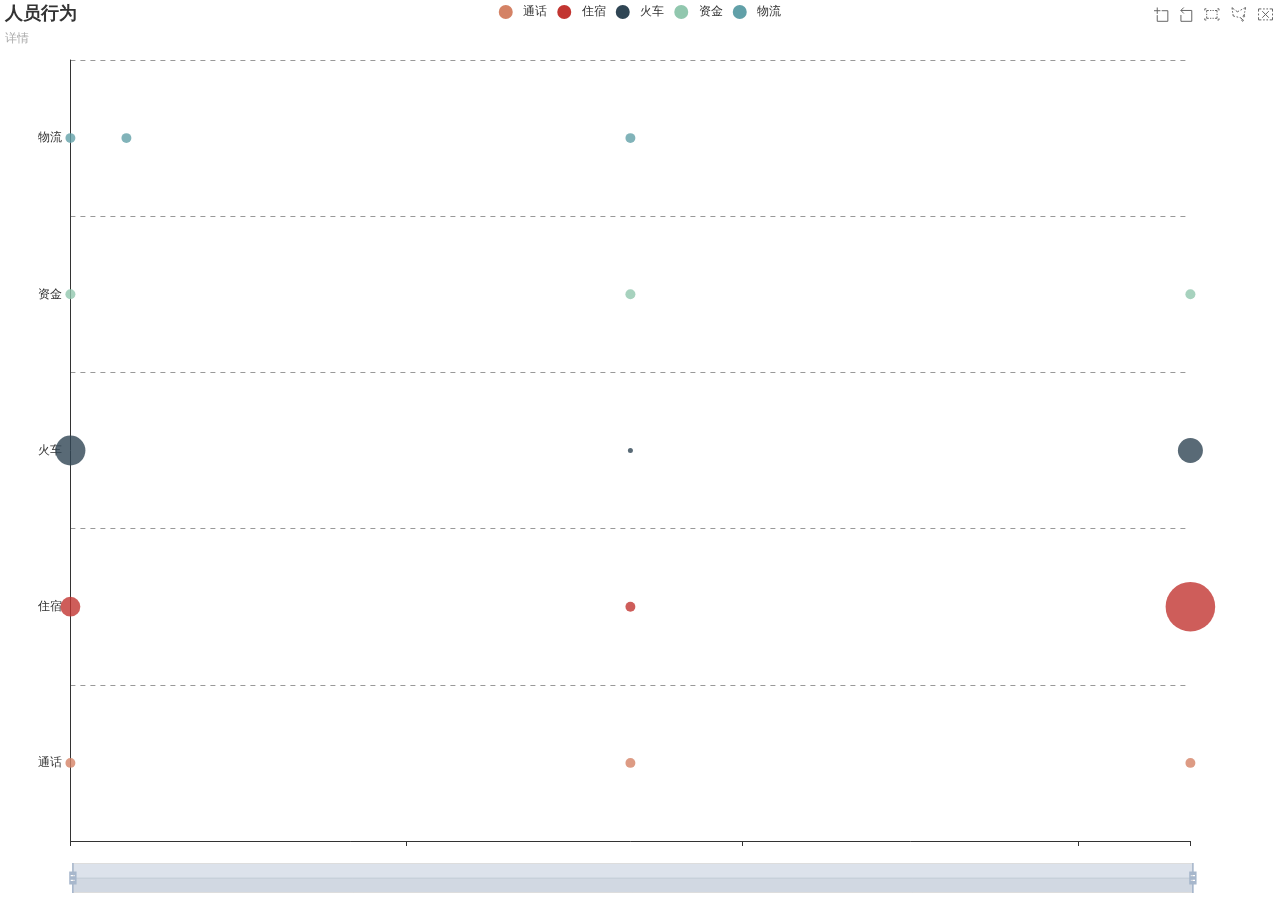
<file: ECharts3Demo/index.html>
<!DOCTYPE html>
<html style="height: 100%">
   <head>
       <meta charset="utf-8">
   </head>
   <body style="height: 100%; margin: 0">
       <div id="container" style="height: 100%"></div>
       <script type="text/javascript" src="./js/echarts-all-3.js"></script>
       <script type="text/javascript" src="./js/dataTool.js"></script>
       <script type="text/javascript" src="./js/china.js"></script>
       <script type="text/javascript" src="./js/world.js"></script>
       <script type="text/javascript" src="./js/bmap.js"></script>
       <script type="text/javascript">
var dom = document.getElementById("container");
var myChart = echarts.init(dom);
var app = {};
option = null;



//定义数据格式；

var data = [
  [[1451613600000,'通话','张三->李四',120],[1451614600000,'通话','张三->李四',120],[1451615600000,'通话','张三->李四',120]],
  [[1451613600000,'住宿',2,1451613700000,'中华大酒店','闵行区'],[1451614600000,'住宿',1,1451613700000,'中华大酒店','闵行区'],[1451615600000,'住宿',5,1451613700000,'中华大酒店','闵行区']],
  [[1451613600000,'火车',6,'G319'],[1451614600000,'火车',1,'G319'],[1451615600000,'火车',5,'G319']],
  [[1451613600000,'资金',6,'张三->李四','现金->23924733332'],[1451614600000,'资金',1,'张三->李四','现金->23924733332'],[1451615600000,'资金',5,'张三->李四','现金->23924733332']],
  [[1451613600000,'物流',1451613600000,'张三','李四','浦东区','闵行区'],
    [1451614600000,'物流',1451613600000,'张三','李四','浦东区','闵行区'],
    [1451613700000,'物流',1451613600000,'张三','李四','浦东区','闵行区']
  ]
];
option = {
    title : {
        text: '人员行为',
        subtext: '详情'
    },
    grid: {
        left: '3%',
        right: '7%',
        bottom: '3%',
        containLabel: true
    },
    tooltip : {
        trigger: 'item',
        showDelay : 0,

      padding: 10,
      backgroundColor: '#222',
      borderColor: '#777',
      borderWidth: 1,
      enterable:true,
      formatter: function (obj) {
        var value = obj.value;
        var name = obj.seriesName;
        var expression = '';
        switch (name){
          case '资金':
            expression = '<div>'+'资金交易'+'</div>'
                    + '交易金额：' + '120,000元'+'<br>'
                    + '<a href="http://www.baidu.com">'+'跳转'+'</a>'+'</div>'
                    +'交易人：'+'张三'+ '->'+ '莫某'+'<br>'
                    +'交易方式:'+'现金'+'->'+'2387375742221'+'<br>'
                    +'交易时间:'+'2015.05.01 17:23:20';
            break;
          case '火车':
            expression = '<div>'+'同火车'+'</div>'
                    + '交易金额：' + '120,000元'+'<br>'
                    +'交易人：'+'张三'+ '->'+ '莫某'+'<br>'
                    +'交易方式:'+'现金'+'->'+'2387375742221'+'<br>'
                    +'交易时间:'+'2015.05.01 17:23:20';
            break;
          case '住宿':
            expression = '<div>'+'同住宿'+'</div>'
                    + '交易金额：' + '120,000元'+'<br>'
                    +'交易人：'+'张三'+ '->'+ '莫某'+'<br>'
                    +'交易方式:'+'现金'+'->'+'2387375742221'+'<br>'
                    +'交易时间:'+'2015.05.01 17:23:20';
            break;
          case '物流':
            expression = '<div>'+'物流信息'+'</div>'
                    + '交易金额：' + '120,000元'+'<br>'
                    +'交易人：'+'张三'+ '->'+ '莫某'+'<br>'
                    +'交易方式:'+'现金'+'->'+'2387375742221'+'<br>'
                    +'交易时间:'+'2015.05.01 17:23:20';
            break;
          case '通话':
            expression = '<div>'+'通话记录'+'</div>'
                    + '交易金额：' + '120,000元'+'<br>'
                    +'交易人：'+'张三'+ '->'+ '莫某'+'<br>'
                    +'交易方式:'+'现金'+'->'+'2387375742221'+'<br>'
                    +'交易时间:'+'2015.05.01 17:23:20';
            break;
          default:
            expression='无任何数据哦...';
        }

        return '<div style="border-bottom: 1px solid rgba(255,255,255,.3); font-size: 18px;padding-bottom: 7px;margin-bottom: 7px">'
                + obj.seriesName + ' ' + value[0] + '日：'
                + '</div>'
                + expression ;

      },
        axisPointer:{
            show: true,
            type : 'cross',
            lineStyle: {
                type : 'dashed',
                width : 1
            }
        }
    },
    toolbox: {
        feature: {
            dataZoom: {},
            brush: {
                type: ['rect', 'polygon', 'clear']
            }
        }
    },
    brush: {
    },
    legend: {
        data: ['通话','住宿','火车','资金','物流'],
        left: 'center'
    },
    xAxis : [
        {
            type : 'time',
            scale:true,
           // interval:1474006505000,
           /* axisLabel : {
                formatter: '{value}'
            },*/
          axisTick:{show:true},
            splitLine: {
                show: false
            },
          axisLabel:{show:false}
        }
    ],
    yAxis : [
        {
            type : 'category',
            //scale:true,
            data:['通话','住宿','火车','资金','物流'],
            axisTick:{
                show:false
            },
            splitLine: {
                show: true,
                lineStyle: {
                    color: '#999',
                    type: 'dashed'
                }
            },
        }
    ],
    dataZoom: [
        {   // 这个dataZoom组件，默认控制x轴。
            type: 'slider', // 这个 dataZoom 组件是 slider 型 dataZoom 组件
            start: 0,      // 左边在 10% 的位置。
            end: 100         // 右边在 60% 的位置。
        }
    ],
    series : [
        {
            name:'住宿',
            type:'scatter',
            symbolSize: function (data) {
                return data[2]*10;
            },
           /* data: [[0,'2016-1-1 10:00:00',25],[1,'2016-1-1 11:00:00',1],[2,'2016-1-1 12:00:00',5],
                [3,'2016-1-1 13:00:00',4],[1,'2016-1-1 14:00:00',2],[2,'2016-1-1 15:00:00',3],
                [6,'2016-1-1 16:00:00',5],[2,'2016-1-1 17:00:00',2],[1,'2016-2-1 10:00:00',4]
            ]*/
            //data: [[1451613600000,'住宿',6],[1451614600000,'住宿',1],[1451615600000,'住宿',5]]
          data:data[1]
        },
        {
            name:'火车',
            type:'scatter',
            symbolSize: function (data) {
              console.log(data);
                return data[2]*5;
            },
            /*data: [[0,'2016-1-1 10:00:00',25],[2,'2016-1-1 11:00:00',12],[6,'2016-1-1 12:00:00',3],
                [5,'2016-1-1 13:00:00',2],[3,'2016-1-1 14:00:00',12],[4,'2016-1-1 15:00:00',8],
                [1,'2016-1-1 16:00:00',12],[1,'2016-1-1 17:00:00',12],[6,'2016-2-1 10:00:00',10]
            ],*/
            //data: [[1451613600000,'火车',6],[1451613650000,'火车',0],[1451613750000,'火车',3],[1451613850000,'火车',2]]
          data:data[2]
        },
      {
        name:'物流',
        type:'scatter',
        /*symbolSize: function (data) {
          console.log(data);
          return data[2]/50000000;
        },*/
        /*data: [[0,'2016-1-1 10:00:00',25],[2,'2016-1-1 11:00:00',12],[6,'2016-1-1 12:00:00',3],
         [5,'2016-1-1 13:00:00',2],[3,'2016-1-1 14:00:00',12],[4,'2016-1-1 15:00:00',8],
         [1,'2016-1-1 16:00:00',12],[1,'2016-1-1 17:00:00',12],[6,'2016-2-1 10:00:00',10]
         ],*/
        //data: [[1451613600000,'物流',6],[1451613650000,'物流',0],[1451613750000,'物流',3],[1451613850000,'物流',2]]
        data:data[4]
      },
      {
        name:'通话',
        type:'scatter',
        /*symbolSize: function (data) {
          console.log(data);
          return data[3]/4;
        },*/
        /*data: [[0,'2016-1-1 10:00:00',25],[2,'2016-1-1 11:00:00',12],[6,'2016-1-1 12:00:00',3],
         [5,'2016-1-1 13:00:00',2],[3,'2016-1-1 14:00:00',12],[4,'2016-1-1 15:00:00',8],
         [1,'2016-1-1 16:00:00',12],[1,'2016-1-1 17:00:00',12],[6,'2016-2-1 10:00:00',10]
         ],*/
        //data: [[1451613600000,'通话',6],[1451613650000,'通话',0],[1451613750000,'通话',3],[1451613850000,'通话',2]]
        data:data[0]
      },
      {
        name:'资金',
        type:'scatter',
        /*symbolSize: function (data) {
          console.log(data);
          return data[2]*5;
        },*/
        /*data: [[0,'2016-1-1 10:00:00',25],[2,'2016-1-1 11:00:00',12],[6,'2016-1-1 12:00:00',3],
         [5,'2016-1-1 13:00:00',2],[3,'2016-1-1 14:00:00',12],[4,'2016-1-1 15:00:00',8],
         [1,'2016-1-1 16:00:00',12],[1,'2016-1-1 17:00:00',12],[6,'2016-2-1 10:00:00',10]
         ],*/
        //data: [[1451613600000,'资金',6],[1451613650000,'资金',0],[1451613750000,'资金',3],[1451613850000,'资金',2]]
        data:data[3]
      },
    ]
};
;
if (option && typeof option === "object") {
    myChart.setOption(option, true);
//    myChart.showLoading()
}
//

myChart.on('click', function (params) {
  console.log(params);
});

myChart.dispatchAction({
  type: 'downplay',
  // 可选，系列 index，可以是一个数组指定多个系列
  //seriesIndex?: number|Array,
  // 可选，系列名称，可以是一个数组指定多个系列
  //seriesName?: string|Array,
  seriesName: ['火车','资金'],
  // 可选，数据的 index
  //dataIndex?: number,
  // 可选，数据的 名称
  //name?: string
});
       </script>
   </body>
</html>
</file>
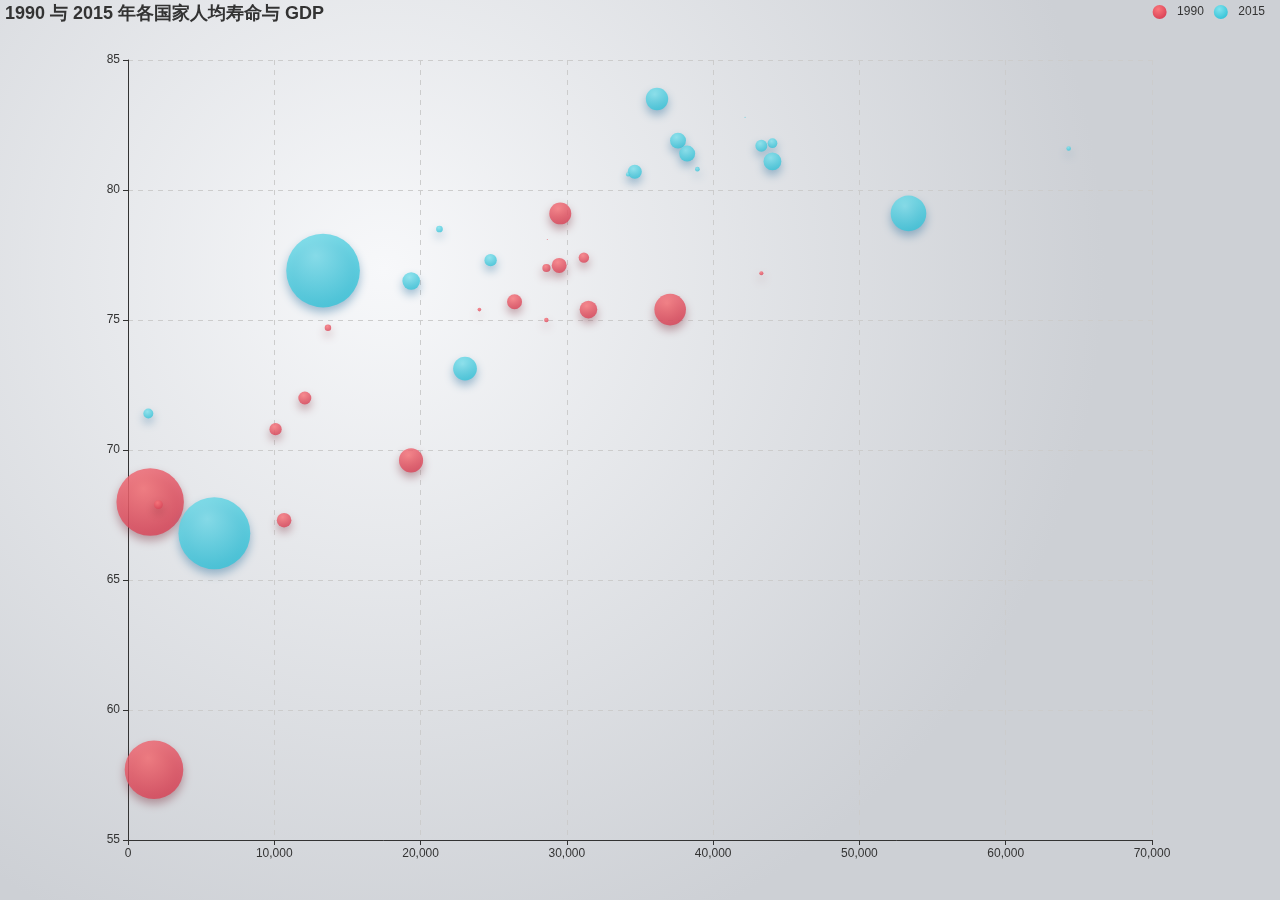
<file: ECharts3Demo/bubble-gradient.html>
<!DOCTYPE html>
<html style="height: 100%">
   <head>
       <meta charset="utf-8">
   </head>
   <body style="height: 100%; margin: 0">
       <div id="container" style="height: 100%"></div>
       <script type="text/javascript" src="./js/echarts-all-3.js"></script>
       <script type="text/javascript" src="./js/dataTool.js"></script>
       <script type="text/javascript" src="./js/china.js"></script>
       <script type="text/javascript" src="./js/world.js"></script>
       <script type="text/javascript" src="./js/bmap.js"></script>
       <script type="text/javascript">
var dom = document.getElementById("container");
var myChart = echarts.init(dom);
var app = {};
option = null;
app.title = '气泡图';

var data = [
    [[28604,77,17096869,'Australia',1990],[31163,77.4,27662440,'Canada',1990],[1516,68,1154605773,'China',1990],[13670,74.7,10582082,'Cuba',1990],[28599,75,4986705,'Finland',1990],[29476,77.1,56943299,'France',1990],[31476,75.4,78958237,'Germany',1990],[28666,78.1,254830,'Iceland',1990],[1777,57.7,870601776,'India',1990],[29550,79.1,122249285,'Japan',1990],[2076,67.9,20194354,'North Korea',1990],[12087,72,42972254,'South Korea',1990],[24021,75.4,3397534,'New Zealand',1990],[43296,76.8,4240375,'Norway',1990],[10088,70.8,38195258,'Poland',1990],[19349,69.6,147568552,'Russia',1990],[10670,67.3,53994605,'Turkey',1990],[26424,75.7,57110117,'United Kingdom',1990],[37062,75.4,252847810,'United States',1990]],
    [[44056,81.8,23968973,'Australia',2015],[43294,81.7,35939927,'Canada',2015],[13334,76.9,1376048943,'China',2015],[21291,78.5,11389562,'Cuba',2015],[38923,80.8,5503457,'Finland',2015],[37599,81.9,64395345,'France',2015],[44053,81.1,80688545,'Germany',2015],[42182,82.8,329425,'Iceland',2015],[5903,66.8,1311050527,'India',2015],[36162,83.5,126573481,'Japan',2015],[1390,71.4,25155317,'North Korea',2015],[34644,80.7,50293439,'South Korea',2015],[34186,80.6,4528526,'New Zealand',2015],[64304,81.6,5210967,'Norway',2015],[24787,77.3,38611794,'Poland',2015],[23038,73.13,143456918,'Russia',2015],[19360,76.5,78665830,'Turkey',2015],[38225,81.4,64715810,'United Kingdom',2015],[53354,79.1,321773631,'United States',2015]]
];

option = {
    backgroundColor: new echarts.graphic.RadialGradient(0.3, 0.3, 0.8, [{
        offset: 0,
        color: '#f7f8fa'
    }, {
        offset: 1,
        color: '#cdd0d5'
    }]),
    title: {
        text: '1990 与 2015 年各国家人均寿命与 GDP'
    },
    legend: {
        right: 10,
        data: ['1990', '2015']
    },
    xAxis: {
        splitLine: {
            lineStyle: {
                type: 'dashed'
            }
        }
    },
    yAxis: {
        splitLine: {
            lineStyle: {
                type: 'dashed'
            }
        },
        scale: true
    },
    series: [{
        name: '1990',
        data: data[0],
        type: 'scatter',
        symbolSize: function (data) {
            return Math.sqrt(data[2]) / 5e2;
        },
        label: {
            emphasis: {
                show: true,
                formatter: function (param) {
                    return param.data[3];
                },
                position: 'top'
            }
        },
        itemStyle: {
            normal: {
                shadowBlur: 10,
                shadowColor: 'rgba(120, 36, 50, 0.5)',
                shadowOffsetY: 5,
                color: new echarts.graphic.RadialGradient(0.4, 0.3, 1, [{
                    offset: 0,
                    color: 'rgb(251, 118, 123)'
                }, {
                    offset: 1,
                    color: 'rgb(204, 46, 72)'
                }])
            }
        }
    }, {
        name: '2015',
        data: data[1],
        type: 'scatter',
        symbolSize: function (data) {
            return Math.sqrt(data[2]) / 5e2;
        },
        label: {
            emphasis: {
                show: true,
                formatter: function (param) {
                    return param.data[3];
                },
                position: 'top'
            }
        },
        itemStyle: {
            normal: {
                shadowBlur: 10,
                shadowColor: 'rgba(25, 100, 150, 0.5)',
                shadowOffsetY: 5,
                color: new echarts.graphic.RadialGradient(0.4, 0.3, 1, [{
                    offset: 0,
                    color: 'rgb(129, 227, 238)'
                }, {
                    offset: 1,
                    color: 'rgb(25, 183, 207)'
                }])
            }
        }
    }]
};;
if (option && typeof option === "object") {
    myChart.setOption(option, true);
}
       </script>
   </body>
</html>
</file>
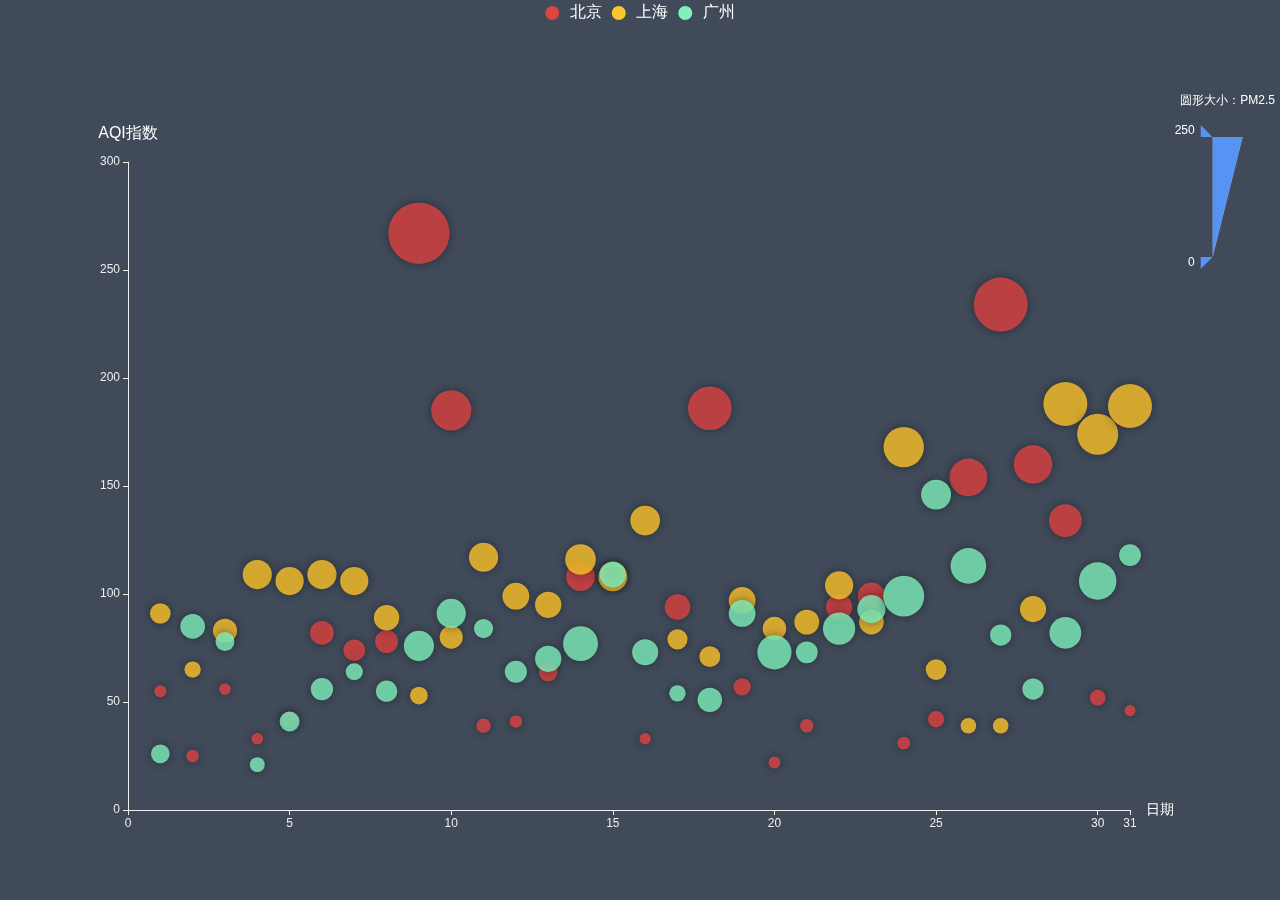
<file: ECharts3Demo/scatter-aqi-color.html>
<!DOCTYPE html>
<html style="height: 100%">
   <head>
       <meta charset="utf-8">
   </head>
   <body style="height: 100%; margin: 0">
       <div id="container" style="height: 100%"></div>
       <script type="text/javascript" src="./js/echarts-all-3.js"></script>
       <script type="text/javascript" src="./js/dataTool.js"></script>
       <script type="text/javascript" src="./js/china.js"></script>
       <script type="text/javascript" src="./js/world.js"></script>
       <script type="text/javascript" src="./js/bmap.js"></script>
       <script type="text/javascript">
var dom = document.getElementById("container");
var myChart = echarts.init(dom);
var app = {};
option = null;
var dataBJ = [
    [1,55,9,56,0.46,18,6,"良"],
    [2,25,11,21,0.65,34,9,"优"],
    [3,56,7,63,0.3,14,5,"良"],
    [4,33,7,29,0.33,16,6,"优"],
    [5,42,24,44,0.76,40,16,"优"],
    [6,82,58,90,1.77,68,33,"良"],
    [7,74,49,77,1.46,48,27,"良"],
    [8,78,55,80,1.29,59,29,"良"],
    [9,267,216,280,4.8,108,64,"重度污染"],
    [10,185,127,216,2.52,61,27,"中度污染"],
    [11,39,19,38,0.57,31,15,"优"],
    [12,41,11,40,0.43,21,7,"优"],
    [13,64,38,74,1.04,46,22,"良"],
    [14,108,79,120,1.7,75,41,"轻度污染"],
    [15,108,63,116,1.48,44,26,"轻度污染"],
    [16,33,6,29,0.34,13,5,"优"],
    [17,94,66,110,1.54,62,31,"良"],
    [18,186,142,192,3.88,93,79,"中度污染"],
    [19,57,31,54,0.96,32,14,"良"],
    [20,22,8,17,0.48,23,10,"优"],
    [21,39,15,36,0.61,29,13,"优"],
    [22,94,69,114,2.08,73,39,"良"],
    [23,99,73,110,2.43,76,48,"良"],
    [24,31,12,30,0.5,32,16,"优"],
    [25,42,27,43,1,53,22,"优"],
    [26,154,117,157,3.05,92,58,"中度污染"],
    [27,234,185,230,4.09,123,69,"重度污染"],
    [28,160,120,186,2.77,91,50,"中度污染"],
    [29,134,96,165,2.76,83,41,"轻度污染"],
    [30,52,24,60,1.03,50,21,"良"],
    [31,46,5,49,0.28,10,6,"优"]
];

var dataGZ = [
    [1,26,37,27,1.163,27,13,"优"],
    [2,85,62,71,1.195,60,8,"良"],
    [3,78,38,74,1.363,37,7,"良"],
    [4,21,21,36,0.634,40,9,"优"],
    [5,41,42,46,0.915,81,13,"优"],
    [6,56,52,69,1.067,92,16,"良"],
    [7,64,30,28,0.924,51,2,"良"],
    [8,55,48,74,1.236,75,26,"良"],
    [9,76,85,113,1.237,114,27,"良"],
    [10,91,81,104,1.041,56,40,"良"],
    [11,84,39,60,0.964,25,11,"良"],
    [12,64,51,101,0.862,58,23,"良"],
    [13,70,69,120,1.198,65,36,"良"],
    [14,77,105,178,2.549,64,16,"良"],
    [15,109,68,87,0.996,74,29,"轻度污染"],
    [16,73,68,97,0.905,51,34,"良"],
    [17,54,27,47,0.592,53,12,"良"],
    [18,51,61,97,0.811,65,19,"良"],
    [19,91,71,121,1.374,43,18,"良"],
    [20,73,102,182,2.787,44,19,"良"],
    [21,73,50,76,0.717,31,20,"良"],
    [22,84,94,140,2.238,68,18,"良"],
    [23,93,77,104,1.165,53,7,"良"],
    [24,99,130,227,3.97,55,15,"良"],
    [25,146,84,139,1.094,40,17,"轻度污染"],
    [26,113,108,137,1.481,48,15,"轻度污染"],
    [27,81,48,62,1.619,26,3,"良"],
    [28,56,48,68,1.336,37,9,"良"],
    [29,82,92,174,3.29,0,13,"良"],
    [30,106,116,188,3.628,101,16,"轻度污染"],
    [31,118,50,0,1.383,76,11,"轻度污染"]
];

var dataSH = [
    [1,91,45,125,0.82,34,23,"良"],
    [2,65,27,78,0.86,45,29,"良"],
    [3,83,60,84,1.09,73,27,"良"],
    [4,109,81,121,1.28,68,51,"轻度污染"],
    [5,106,77,114,1.07,55,51,"轻度污染"],
    [6,109,81,121,1.28,68,51,"轻度污染"],
    [7,106,77,114,1.07,55,51,"轻度污染"],
    [8,89,65,78,0.86,51,26,"良"],
    [9,53,33,47,0.64,50,17,"良"],
    [10,80,55,80,1.01,75,24,"良"],
    [11,117,81,124,1.03,45,24,"轻度污染"],
    [12,99,71,142,1.1,62,42,"良"],
    [13,95,69,130,1.28,74,50,"良"],
    [14,116,87,131,1.47,84,40,"轻度污染"],
    [15,108,80,121,1.3,85,37,"轻度污染"],
    [16,134,83,167,1.16,57,43,"轻度污染"],
    [17,79,43,107,1.05,59,37,"良"],
    [18,71,46,89,0.86,64,25,"良"],
    [19,97,71,113,1.17,88,31,"良"],
    [20,84,57,91,0.85,55,31,"良"],
    [21,87,63,101,0.9,56,41,"良"],
    [22,104,77,119,1.09,73,48,"轻度污染"],
    [23,87,62,100,1,72,28,"良"],
    [24,168,128,172,1.49,97,56,"中度污染"],
    [25,65,45,51,0.74,39,17,"良"],
    [26,39,24,38,0.61,47,17,"优"],
    [27,39,24,39,0.59,50,19,"优"],
    [28,93,68,96,1.05,79,29,"良"],
    [29,188,143,197,1.66,99,51,"中度污染"],
    [30,174,131,174,1.55,108,50,"中度污染"],
    [31,187,143,201,1.39,89,53,"中度污染"]
];

var schema = [
    {name: 'date', index: 0, text: '日'},
    {name: 'AQIindex', index: 1, text: 'AQI指数'},
    {name: 'PM25', index: 2, text: 'PM2.5'},
    {name: 'PM10', index: 3, text: 'PM10'},
    {name: 'CO', index: 4, text: '一氧化碳（CO）'},
    {name: 'NO2', index: 5, text: '二氧化氮（NO2）'},
    {name: 'SO2', index: 6, text: '二氧化硫（SO2）'}
];


var itemStyle = {
    normal: {
        opacity: 0.8,
        shadowBlur: 10,
        shadowOffsetX: 0,
        shadowOffsetY: 0,
        shadowColor: 'rgba(0, 0, 0, 0.5)'
    }
};

option = {
    backgroundColor: '#404a59',
    color: [
        '#dd4444', '#fec42c', '#80F1BE'
    ],
    legend: {
        y: 'top',
        data: ['北京', '上海', '广州'],
        textStyle: {
            color: '#fff',
            fontSize: 16
        }
    },
    grid: {
        x: '10%',
        x2: 150,
        y: '18%',
        y2: '10%'
    },
    tooltip: {
        padding: 10,
        backgroundColor: '#222',
        borderColor: '#777',
        borderWidth: 1,
        formatter: function (obj) {
            var value = obj.value;
            return '<div style="border-bottom: 1px solid rgba(255,255,255,.3); font-size: 18px;padding-bottom: 7px;margin-bottom: 7px">'
                + obj.seriesName + ' ' + value[0] + '日：'
                + value[7]
                + '</div>'
                + schema[1].text + '：' + value[1] + '<br>'
                + schema[2].text + '：' + value[2] + '<br>'
                + schema[3].text + '：' + value[3] + '<br>'
                + schema[4].text + '：' + value[4] + '<br>'
                + schema[5].text + '：' + value[5] + '<br>'
                + schema[6].text + '：' + value[6] + '<br>';
        }
    },
    xAxis: {
        type: 'value',
        name: '日期',
        nameGap: 16,
        nameTextStyle: {
            color: '#fff',
            fontSize: 14
        },
        max: 31,
        splitLine: {
            show: false
        },
        axisLine: {
            lineStyle: {
                color: '#eee'
            }
        }
    },
    yAxis: {
        type: 'value',
        name: 'AQI指数',
        nameLocation: 'end',
        nameGap: 20,
        nameTextStyle: {
            color: '#fff',
            fontSize: 16
        },
        axisLine: {
            lineStyle: {
                color: '#eee'
            }
        },
        splitLine: {
            show: false
        }
    },
    visualMap:
        {
            left: 'right',
            top: '10%',
            dimension: 2,
            min: 0,
            max: 250,
            itemWidth: 30,
            itemHeight: 120,
            calculable: true,
            precision: 0.1,
            text: ['圆形大小：PM2.5'],
            textGap: 30,
            textStyle: {
                color: '#fff'
            },
            inRange: {
                symbolSize: [10, 70]
            }
        },
    series: [
        {
            name: '北京',
            type: 'scatter',
            itemStyle: itemStyle,
            data: dataBJ
        },
        {
            name: '上海',
            type: 'scatter',
            itemStyle: itemStyle,
            data: dataSH
        },
        {
            name: '广州',
            type: 'scatter',
            itemStyle: itemStyle,
            data: dataGZ
        }
    ]
};;
if (option && typeof option === "object") {
    myChart.setOption(option, true);
}
       </script>
   </body>
</html>
</file>
